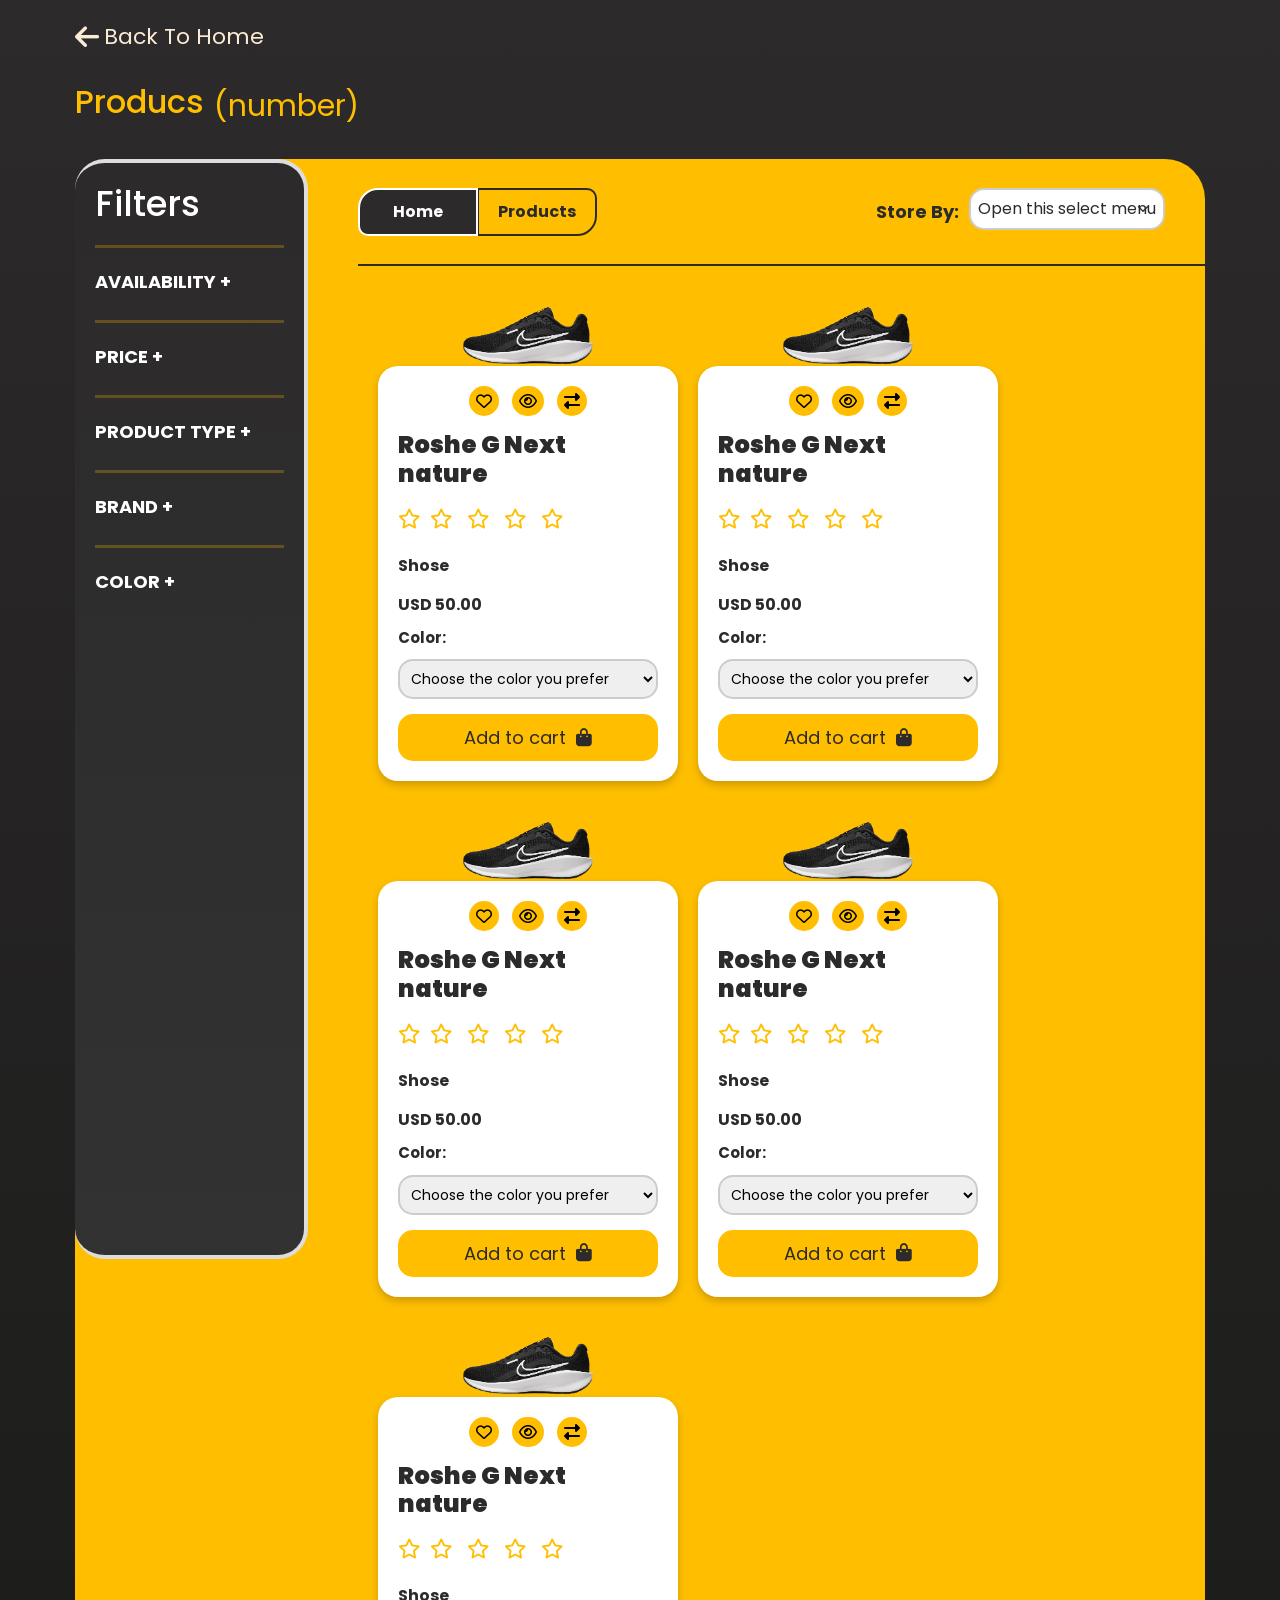
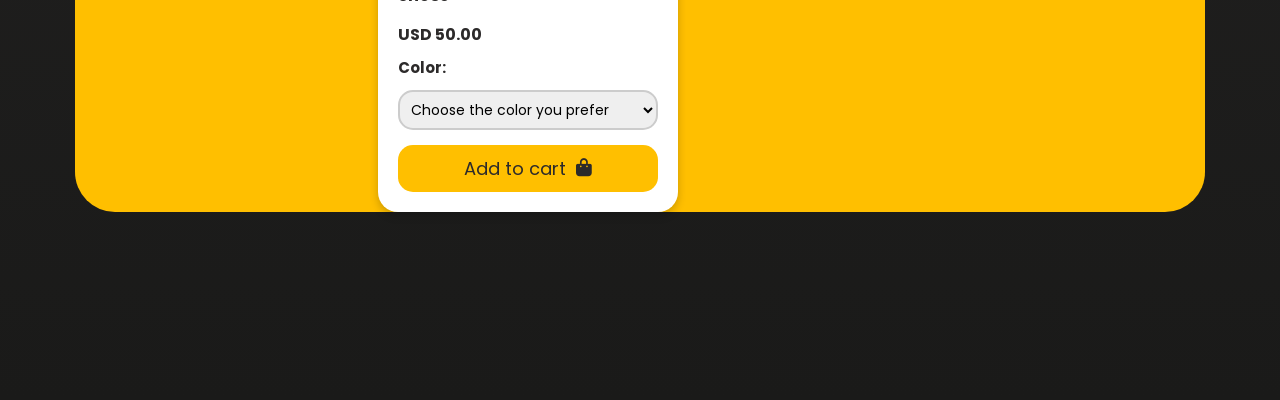
<file: Products.html>
<!DOCTYPE html>
<html lang="en">

<head>
    <meta charset="UTF-8">
    <meta name="viewport" content="width=device-width, initial-scale=1.0">
    <title>Document</title>

    <link rel="stylesheet" href="https://cdnjs.cloudflare.com/ajax/libs/font-awesome/6.7.1/css/all.min.css"
        integrity="sha512-5Hs3dF2AEPkpNAR7UiOHba+lRSJNeM2ECkwxUIxC1Q/FLycGTbNapWXB4tP889k5T5Ju8fs4b1P5z/iB4nMfSQ=="
        crossorigin="anonymous" referrerpolicy="no-referrer" />

    <link href="https://cdn.jsdelivr.net/npm/bootstrap@5.3.3/dist/css/bootstrap.min.css" rel="stylesheet"
        integrity="sha384-QWTKZyjpPEjISv5WaRU9OFeRpok6YctnYmDr5pNlyT2bRjXh0JMhjY6hW+ALEwIH" crossorigin="anonymous">

    <link rel="stylesheet" href="./assets/Css/Products.css" />
    <link rel="stylesheet" href="./assets/Css/bais.css" />

</head>

<body>

    <nav></nav>


    <main>

        <div class="Mycontainer">

            <div class="Mycol">

                <div class="firstDiv">

                    <a href="index.html">
                        <i class="fa-solid fa-arrow-left fa-lg"></i>
                        <span> Back To Home</span>
                    </a>
                </div>



                <div class="secondDiv">

                    <div class="Myrow">
                        <h2>Producs</h2>
                        <span class="number">(number)</span>
                    </div>

                </div>



                <div class="thirdDiv">

                    <div class="Myrow">

                        <div class="thirdDiv-startDiv filter-sidebar">

                            <h2>Filters</h2>

                            <hr>

                            <div class="filter-section">
                                <button class="filter-toggle"> AVAILABILITY +</button>
                                <div class="filter-content">
                                    <label><input type="checkbox"> In stock (23)</label>
                                    <label><input type="checkbox"> Out of stock (6)</label>
                                </div>
                            </div>

                            <hr>

                            <div class="filter-section">
                                <button class="filter-toggle">PRICE +</button>
                                <div class="filter-content">
                                    <input type="range" min="0" max="1000" value="500">
                                    <div class="price-range">
                                        <span>$0</span> - <span>$1000</span>
                                    </div>
                                </div>
                            </div>

                            <hr>

                            <div class="filter-section">
                                <button class="filter-toggle">PRODUCT TYPE +</button>
                                <div class="filter-content">
                                    <label><input type="checkbox"> Type 1</label>
                                    <label><input type="checkbox"> Type 2</label>
                                </div>
                            </div>

                            <hr>

                            <div class="filter-section">
                                <button class="filter-toggle">BRAND +</button>
                                <div class="filter-content">
                                    <label><input type="checkbox"> Brand 1</label>
                                    <label><input type="checkbox"> Brand 2</label>
                                </div>
                            </div>

                            <hr>

                            <div class="filter-section">
                                <button class="filter-toggle">COLOR +</button>
                                <div class="filter-content">
                                    <label><input type="checkbox"> Red</label>
                                    <label><input type="checkbox"> Blue</label>
                                </div>
                            </div>

                        </div>

                        <div class="thirdDiv-endDiv">


                            <div class="thirdDiv-endDiv-Top">

                                <div class="MyrowTop">

                                    <div class="py-4 list">
                                        <!-- Responsive Button Group -->
                                        <div class="btn-group flex-wrap flex-md-nowrap w-100" role="group"
                                            aria-label="Basic radio toggle button group">

                                            <input type="radio" class="btn-check" name="btnradio" id="btnradio1"
                                                autocomplete="off" checked>
                                            <label class="btn btn-outline-primary" for="btnradio1"><span>Home</span>
                                            </label>

                                            <input type="radio" class="btn-check" name="btnradio" id="btnradio2"
                                                autocomplete="off">
                                            <label class="btn btn-outline-primary" for="btnradio2"><span>Products</span>
                                            </label>


                                        </div>
                                    </div>

                                    <div class="py-4 select">
                                        <div class="g-3">
                                            <!-- Full width on mobile, half width on medium+ screens -->
                                            <div class="LabelAndSelect">
                                                <label for="Select"> <span>Store By:</span> </label>
                                                <select class="form-select" id="Select"
                                                    aria-label="Default select example">
                                                    <option selected>Open this select menu</option>
                                                    <option value="1">One</option>
                                                    <option value="2">Two</option>
                                                    <option value="3">Three</option>
                                                </select>
                                            </div>


                                        </div>
                                    </div>


                                </div>

                            </div>

                            <div class="thirdDiv-endDiv-Under">

                                <div class="MyrowUnder">

                                    <div class="product-card">
                                        <img src="./assets/Photo/chose1.png" class="card-img-top img1" alt="...">

                                        <div class="product-info">
                                            <div class="icons">
                                                <a href="#"><i class="icon fa-regular fa-heart "></i></a>
                                                <a href="#"><i class="icon fa-regular fa-eye"></i></a>
                                                <a href="#"><i class="icon fa-solid fa-right-left"></i></a>
                                            </div>

                                            <h2>Roshe G Next nature</h2>

                                            <div class="rating">
                                                <i class="fa-regular fa-star"></i>
                                                <i class="fa-regular fa-star"></i>
                                                <i class="fa-regular fa-star"></i>
                                                <i class="fa-regular fa-star"></i>
                                                <i class="fa-regular fa-star"></i>
                                            </div>

                                            <p class="category">Shose</p>
                                            <p class="price">USD 50.00</p>

                                            <label for="color">Color:</label>
                                            <select id="color" name="color">
                                                <option value="">Choose the color you prefer</option>
                                                <option value="black">Black</option>
                                                <option value="white">White</option>
                                                <option value="blue">Blue</option>
                                            </select>

                                            <button class="add-to-cart">
                                                <span>Add to cart</span>
                                                <i class="fa-solid fa-bag-shopping"></i>
                                            </button>
                                        </div>
                                    </div>

                                    <div class="product-card">
                                        <img src="./assets/Photo/chose1.png" class="card-img-top img1" alt="...">

                                        <div class="product-info">
                                            <div class="icons">
                                                <a href="#"><i class="icon fa-regular fa-heart "></i></a>
                                                <a href="#"><i class="icon fa-regular fa-eye"></i></a>
                                                <a href="#"><i class="icon fa-solid fa-right-left"></i></a>
                                            </div>

                                            <h2>Roshe G Next nature</h2>

                                            <div class="rating">
                                                <i class="fa-regular fa-star"></i>
                                                <i class="fa-regular fa-star"></i>
                                                <i class="fa-regular fa-star"></i>
                                                <i class="fa-regular fa-star"></i>
                                                <i class="fa-regular fa-star"></i>
                                            </div>

                                            <p class="category">Shose</p>
                                            <p class="price">USD 50.00</p>

                                            <label for="color">Color:</label>
                                            <select id="color" name="color">
                                                <option value="">Choose the color you prefer</option>
                                                <option value="black">Black</option>
                                                <option value="white">White</option>
                                                <option value="blue">Blue</option>
                                            </select>

                                            <button class="add-to-cart">
                                                <span>Add to cart</span>
                                                <i class="fa-solid fa-bag-shopping"></i>
                                            </button>
                                        </div>
                                    </div>

                                    <div class="product-card">
                                        <img src="./assets/Photo/chose1.png" class="card-img-top img1" alt="...">

                                        <div class="product-info">
                                            <div class="icons">
                                                <a href="#"><i class="icon fa-regular fa-heart "></i></a>
                                                <a href="#"><i class="icon fa-regular fa-eye"></i></a>
                                                <a href="#"><i class="icon fa-solid fa-right-left"></i></a>
                                            </div>

                                            <h2>Roshe G Next nature</h2>

                                            <div class="rating">
                                                <i class="fa-regular fa-star"></i>
                                                <i class="fa-regular fa-star"></i>
                                                <i class="fa-regular fa-star"></i>
                                                <i class="fa-regular fa-star"></i>
                                                <i class="fa-regular fa-star"></i>
                                            </div>

                                            <p class="category">Shose</p>
                                            <p class="price">USD 50.00</p>

                                            <label for="color">Color:</label>
                                            <select id="color" name="color">
                                                <option value="">Choose the color you prefer</option>
                                                <option value="black">Black</option>
                                                <option value="white">White</option>
                                                <option value="blue">Blue</option>
                                            </select>

                                            <button class="add-to-cart">
                                                <span>Add to cart</span>
                                                <i class="fa-solid fa-bag-shopping"></i>
                                            </button>
                                        </div>
                                    </div>

                                    <div class="product-card" >
                                        <img src="./assets/Photo/chose1.png" class="card-img-top img1" alt="...">

                                        <div class="product-info">
                                            <div class="icons">
                                                <a href="#"><i class="icon fa-regular fa-heart "></i></a>
                                                <a href="#"><i class="icon fa-regular fa-eye"></i></a>
                                                <a href="#"><i class="icon fa-solid fa-right-left"></i></a>
                                            </div>

                                            <h2>Roshe G Next nature</h2>

                                            <div class="rating">
                                                <i class="fa-regular fa-star"></i>
                                                <i class="fa-regular fa-star"></i>
                                                <i class="fa-regular fa-star"></i>
                                                <i class="fa-regular fa-star"></i>
                                                <i class="fa-regular fa-star"></i>
                                            </div>

                                            <p class="category">Shose</p>
                                            <p class="price">USD 50.00</p>

                                            <label for="color">Color:</label>
                                            <select id="color" name="color">
                                                <option value="">Choose the color you prefer</option>
                                                <option value="black">Black</option>
                                                <option value="white">White</option>
                                                <option value="blue">Blue</option>
                                            </select>

                                            <button class="add-to-cart">
                                                <span>Add to cart</span>
                                                <i class="fa-solid fa-bag-shopping"></i>
                                            </button>
                                        </div>
                                    </div>

                                    <div class="product-card" >
                                        <img src="./assets/Photo/chose1.png" class="card-img-top img1" alt="...">

                                        <div class="product-info">
                                            <div class="icons">
                                                <a href="#"><i class="icon fa-regular fa-heart "></i></a>
                                                <a href="#"><i class="icon fa-regular fa-eye"></i></a>
                                                <a href="#"><i class="icon fa-solid fa-right-left"></i></a>
                                            </div>

                                            <h2>Roshe G Next nature</h2>

                                            <div class="rating">
                                                <i class="fa-regular fa-star"></i>
                                                <i class="fa-regular fa-star"></i>
                                                <i class="fa-regular fa-star"></i>
                                                <i class="fa-regular fa-star"></i>
                                                <i class="fa-regular fa-star"></i>
                                            </div>

                                            <p class="category">Shose</p>
                                            <p class="price">USD 50.00</p>

                                            <label for="color">Color:</label>
                                            <select id="color" name="color">
                                                <option value="">Choose the color you prefer</option>
                                                <option value="black">Black</option>
                                                <option value="white">White</option>
                                                <option value="blue">Blue</option>
                                            </select>

                                            <button class="add-to-cart">
                                                <span>Add to cart</span>
                                                <i class="fa-solid fa-bag-shopping"></i>
                                            </button>
                                        </div>
                                    </div>

                                </div>

                            </div>

                        </div>

                    </div>

                </div>

            </div>


        </div>

    </main>


    <footer></footer>

    <script src="https://cdn.jsdelivr.net/npm/bootstrap@5.3.3/dist/js/bootstrap.bundle.min.js"
        integrity="sha384-YvpcrYf0tY3lHB60NNkmXc5s9fDVZLESaAA55NDzOxhy9GkcIdslK1eN7N6jIeHz" crossorigin="anonymous">
    </script>

    <script src="./assets/JS/Product.js"></script>
</body>

</html>
</file>
<file: assets/Css/Products.css>
main .firstDiv {
    margin-top: 20px;
    width:fit-content;
}



main .firstDiv a {
    font-size: 22px;
    color: antiquewhite;
    display: flex;
    flex-wrap: wrap;
    flex-direction: row;
    align-items: center;
    gap: 5px;
}



main .firstDiv a:hover {
    color: var(--mainColor);
}

/***********************************************/

main .secondDiv {
    font-size: 30px;
    color: var(--mainColor);
    
}

main .secondDiv .Myrow {
    justify-content: start;
    gap: 10px;
}

/***********************************************/

main .thirdDiv
{
    background: var(--mainColor);
    border-radius: 40px;

}


main .thirdDiv .Myrow
{
    justify-content: start;
    align-items: start;
    gap: 50px;
    flex-wrap: nowrap;
}



main .thirdDiv button
{
    font-size: 18px;
}

main .thirdDiv label
{
    font-size: 15px;
}




.filter-sidebar {
    width: 400px;
    height: 1100px;
    padding: 20px;
    background: repeating-linear-gradient( #2c2a2a, #323232);
    border-right: 4px solid #ddd;
    border-top: 4px solid #ddd;
    border-bottom: 4px solid #ddd;
    border-radius: 30px;
}

.filter-sidebar h2 {
    margin-bottom: 20px;
     font-size: 35px;
     color: var(--primeColor);
}

.filter-section {
    margin-bottom: 15px;
   
}

.filter-toggle {
    background: none;
    border: none;
    font-weight: bold;
    cursor: pointer;
    width: 100%;
    text-align: left;
    padding: 10px 0;
     color: var(--primeColor);
}

.filter-toggle:hover {
    color:var(--mainColor);
}

.filter-content {
    display: none;
    padding: 10px 0;
}

.filter-content.active {
    display: block;
}

.filter-content label {
    display: block;
    margin: 5px 0;
    color: var(--primeColor);
}

.filter-content input[type="checkbox"] {
    margin-right: 10px;
}

.price-range {
    display: flex;
    justify-content: space-between;
    margin-top: 10px;
}

input[type="range"] {
    width: 100%;
}


.thirdDiv-endDiv
{
     flex-grow: 1;
}

.thirdDiv-endDiv-Top
{
    border-bottom: 2px solid var(--primeColor2);
}


.thirdDiv-endDiv-Top .MyrowTop
{
    display: flex;
    flex-wrap: wrap;
    justify-content:space-between;
    align-items: center;
}


.btn-outline-primary
{
    color: var(--primeColor2);
    border: 2px solid var(--primeColor2);
    border-radius: 20px 10px;
    padding: 10px;
    width: 120px;
    font-size: 18px;
}

.btn-group span
{
    font-size: 16px;
    font-weight: bold;
}

.btn-check:checked+.btn
{
    background-color:var(--primeColor2);
    border-color: var(--primeColor);
    color: var(--primeColor);
}

.btn-outline-primary:hover
{
     border-color: var(--primeColor) !important ; 
     color: var(--primeColor) !important;
     background: var(--primeColor2) !important;
}


.select
{
    margin-right: 40px;
}

.form-select 
{
    width:auto;
}

.LabelAndSelect
{
    display: flex;
    flex-wrap: nowrap;
    flex-direction: row;
    justify-content: center;
    align-items: center;
    gap: 10px;

}

.LabelAndSelect span
{
    color: var(--primeColor2);
    font-size: 18px;
    font-weight: bold;
    
}

.LabelAndSelect select 
{
    color: var(--primeColor2);
    font-size: 16px; 
    padding: 7px;
    box-shadow: ;
    margin: 5px 0 10px;
    border: 2px solid #ccc;
    border-radius: 15px;      
    
}

.LabelAndSelect select :hover
{
     border: 3px solid var(--primeColor2);
}




.thirdDiv-endDiv-Under
{
   
   
}

.thirdDiv-endDiv-Under .MyrowUnder
{
    display: flex;
    flex-wrap: wrap;
    justify-content: left;
    align-items: center;
}



/***********************************************/

.product-card {
    width: 300px;
    text-align: left;
    display: flex;
    flex-direction: column;
    align-items: center;
    position: relative;
    margin-top: 100px;
    margin-left: 20px;
    font-weight: bold;
}

.card-img-top {
    width: 150px;
    height: auto;
    margin-bottom: 0px;
    position: absolute;
    bottom: 88%;
    left: 25%;
}

 .product-card:hover img
{
   transform:translateX(80px);
   transition: 1.8s;
}

.product-info {
    display: flex;
    flex-direction: column;
    justify-content: center;
    align-content: center;
    gap: 5px;
    width: 100%;
    background:var(--primeColor);
    box-shadow: 0 4px 8px rgba(0, 0, 0, 0.2);
    border-radius: 20px;
    padding: 20px;
}
.product-card .icons {
    text-align: center;
    margin-bottom: 10px;
}

.product-card .icon {
    padding: 7px;
    color: black;
    background-color: var(--mainColor);
    border-radius: 20px;
    margin: 0 5px;
}

.product-card h2 {
    font-size: 24px;
    font-weight: bolder;
    margin: 0 0 10px;
    color: var(--primeColor2);
}

.product-card .rating {
    font-size: 20px;
    color: var(--mainColor);
    margin-bottom: 10px;
    
}

.product-card .rating  > *:not(:first-child) {
    margin: 0 5px;
    
}

.category, .price {
    font-size: 16px;
    color: var(--primeColor2);
    margin: 5px 0;
}

.product-card label {
    font-size: 16px;
    color: var(--primeColor2);
}

.product-card select {
    width: 100%;
    padding: 7px;
    margin: 5px 0 10px;
    font-size: 14px;
    border: 2px solid #ccc;
    border-radius: 15px;
}

.product-card select:hover
{
     border: 3px solid var(--primeColor2);                      
}

.product-card .add-to-cart {
    background-color: var(--mainColor);
    color: var(--primeColor2);
    border: none;
    padding: 10px 20px;
    font-size: 18px;
    border-radius: 5px;
    cursor: pointer;
    width: 100%;
    display: flex;
    align-items: center;
    justify-content: center;
    gap: 10px;
    border-radius: 15px;
}

.product-card .add-to-cart:hover {
    background-color: var(--primeColor2);
    color: var(--primeColor);
}
</file>
<file: assets/Css/bais.css>
@import url('https://fonts.googleapis.com/css2?family=Inter:ital,opsz,wght@0,14..32,100..900;1,14..32,100..900&family=Poppins:ital,wght@0,100;0,200;0,300;0,400;0,500;0,600;0,700;0,800;0,900;1,100;1,200;1,300;1,400;1,500;1,600;1,700;1,800;1,900&display=swap');

/****************************************************************************************************/
*
{
    margin:  0;
    padding: 0;
    box-sizing:border-box;
}

/****************************************************************************************************/

body
{
    background: repeating-linear-gradient( #2c2a2a, #1a1a19);
    animation: darkRipple 8s infinite; 
    height: 2000px;
    font-family: Poppins, sans-serif;
     
}

/****************************************************************************************************/

html
{
    --mainfont:   "Poppins";
    --primefont : "Inter";
    --mainColor:  #ffbf00;
    --primeColor: #FFFFFF;
    --primeColor2: #2c2a2a;
    
}

/****************************************************************************************************/

a
{
    text-decoration: none;
}

hr {
    border: none; /* Remove default border */
    border-top: 3px solid var(--mainColor); /* Set a black top border */
    margin: 10px 0; /* Optional: adjust spacing */
}

/****************************************************************************************************/

ul
{
    list-style-type: none;
}

/****************************************************************************************************/

.Mycontainer
{
    width:calc(100% - 150px);
    margin: auto;
}

/****************************************************************************************************/

.Myrow
{
    display: flex;
    flex-wrap: wrap;
    justify-content: center;
    align-items: center;

}

/****************************************************************************************************/

.Mycol
{
    display: flex;
    flex-wrap: wrap;
    flex-direction: column;
    justify-content: center;
    gap: 30px;
   
}

/****************************************************************************************************/
</file>
